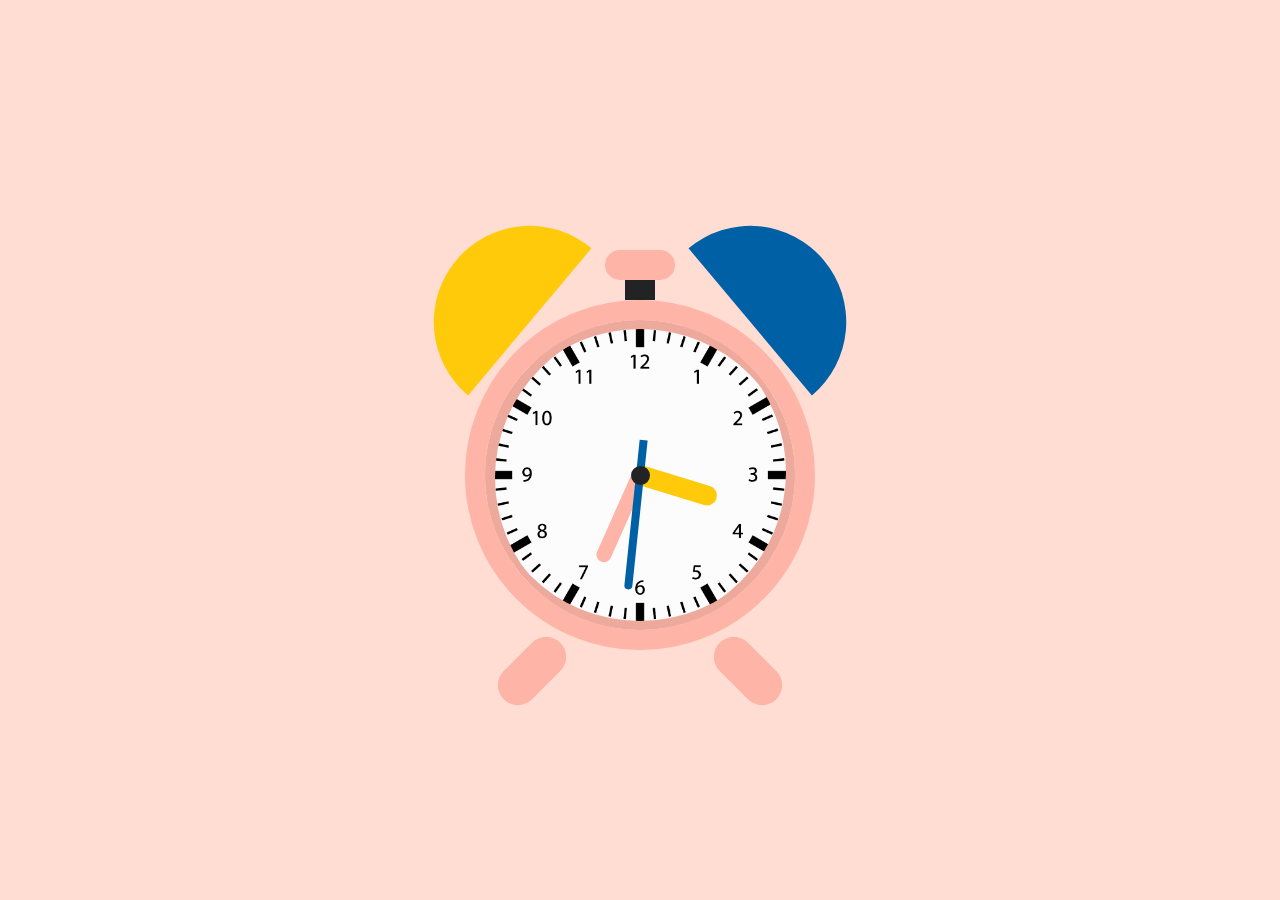
<file: index.html>
<!DOCTYPE html>
<html lang="en">

<head>
    <meta charset="UTF-8">
    <meta name="viewport" content="width=device-width, initial-scale=1.0">
    <title>Analog Clock</title>
    <link rel="stylesheet" href="ck.css">
    <!-- visual reference: Dennis Hoogstrad (behance) https://dribbble.com/shots/5518208-Mornings -->
</head>

<body>
   
    <div class="clock-body">
        <div class="top-switch"></div>
        <div class="top-switch-handle"></div>
        <div class="clock">
            <div class="hour">
                <div class="hr" id="hr"></div>
            </div>
            <div class="min">
                <div class="mn" id="mn"></div>
            </div>
            <div class="sec">
                <div class="sc" id="sc"></div>
            </div>
        </div>
        <div class="clock-foot-one"></div>
        <div class="clock-foot-two"></div>
        <div class="platform"></div>
    </div>
    
</body>
<script>
    const deg = 6; /* 360/60=6 */
    const hr = document.querySelector("#hr");
    const min = document.querySelector("#mn");
    const sec = document.querySelector("#sc");

    setInterval(() => {
        let day = new Date();
        //console.log(day)
        /*
        a day=24 hours
        a clock = 360 deg (12 hours)
        a day= 2 clocks
        360*2/24=30
        */
        let hrd = day.getHours();
        //console.log(hrd)
        /* 
        360deg/60min=6
        so->one minute is 6 degs
        */
        let mid = day.getMinutes();
        //console.log(mid)
        let sed = day.getSeconds();
        //console.log(sed)
        /* 時鐘不是過一個時間點動一格，而是一個牽引著一個動 */

        let sedeg = sed * 6;
        /* one minute=60secs=6eg */
        let mideg = mid * 6;
        let hrdeg = hrd * 30 + mid * 0.5;

        hr.style.transform = `rotateZ(${hrdeg}deg)`;
        min.style.transform = `rotateZ(${mideg}deg)`;
        sec.style.transform = `rotateZ(${sedeg}deg)`
    }, 1000)

</script>

</html>
</file>
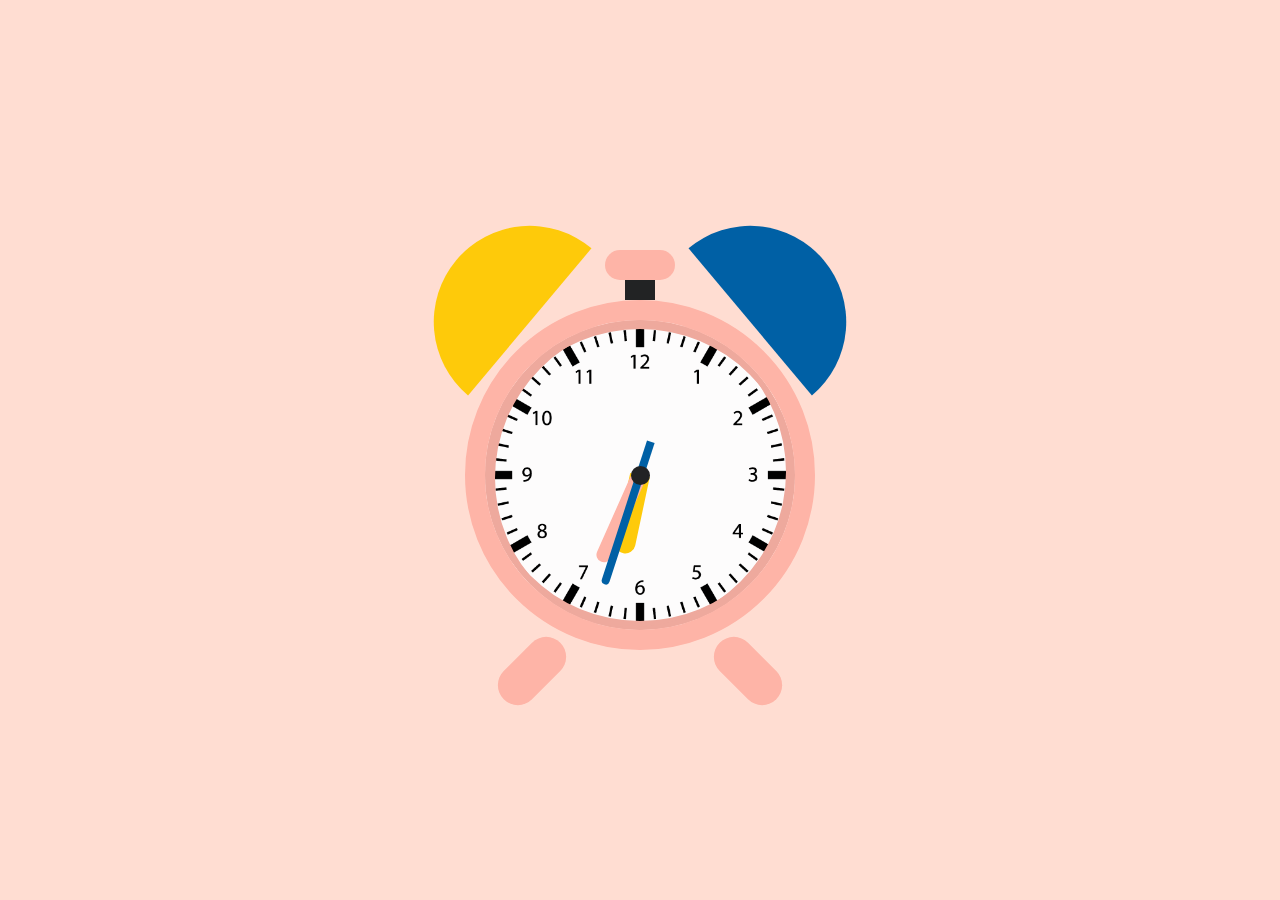
<file: ck.html>
<!DOCTYPE html>
<html lang="en">

<head>
    <meta charset="UTF-8">
    <meta name="viewport" content="width=device-width, initial-scale=1.0">
    <title>Analog Clock</title>
    <link rel="stylesheet" href="ck.css">
    <!-- visual reference: Dennis Hoogstrad (behance) https://dribbble.com/shots/5518208-Mornings -->
</head>

<body>
   
    <div class="clock-body">
        <div class="top-switch"></div>
        <div class="top-switch-handle"></div>
        <div class="clock">
            <div class="hour">
                <div class="hr" id="hr"></div>
            </div>
            <div class="min">
                <div class="mn" id="mn"></div>
            </div>
            <div class="sec">
                <div class="sc" id="sc"></div>
            </div>
        </div>
        <div class="clock-foot-one"></div>
        <div class="clock-foot-two"></div>
        <div class="platform"></div>
    </div>
    
</body>
<script>
    const deg = 6; /* 360/60=6 */
    const hr = document.querySelector("#hr");
    const min = document.querySelector("#mn");
    const sec = document.querySelector("#sc");

    setInterval(() => {
        let day = new Date();
        console.log(day)
        /*
        a day=24 hours
        a clock = 360 deg (12 hours)
        a day= 2 clocks
        360*2/24=30
        */
        let hrd = day.getHours();
        //console.log(hrd)
        /* 
        360deg/60min=6
        so->one minute is 6 degs
        */
        let mid = day.getMinutes();
        //console.log(mid)
        let sed = day.getSeconds();
        //console.log(sed)
        /* 時鐘不是過一個時間點動一格，而是一個牽引著一個動 */

        let sedeg = sed * 6;
        /* one minute=60secs=6eg */
        let mideg = mid * 6;
        let hrdeg = hrd * 30 + mideg * 0.5;

        hr.style.transform = `rotateZ(${hrdeg}deg)`;
        min.style.transform = `rotateZ(${mideg}deg)`;
        sec.style.transform = `rotateZ(${sedeg}deg)`
    }, 1000)

</script>

</html>
</file>
<file: ck.css>
* {
  margin: 0;
  border: 0;
  box-sizing: border-box;
}
body {
  display: flex;
  justify-content: center;
  align-items: center;
  min-height: 100vh;
  background-color:#ffddd2;
}

.clock {
  width: 350px;
  height: 350px;
  display: flex;
  justify-content: center;
  align-items: center;
  background: #fdfcfc url(clock-bg.gif);
  background-size: cover;
  border-radius: 60%;
  border: 20px solid #feb4a7;
  box-shadow: inset #eea99d 10px 3px, inset #eea99d -9px -3px, inset #eea99d 0 -9px, inset #eea99d 0 9px;
}
.clock::before {
  content: "";
  position: absolute;
  width: 15px;
  height: 15px;
  background: #222324;
  border-radius: 50%;
  border: 2px solid #222324;
  z-index: 10000;
}
.hour,
.min,
.sec {
  position: absolute;
}
.hour,
.hr {
  width: 160px;
  height: 160px;
}
.min,
.mn {
  width: 190px;
  height: 190px;
}
.sec,
.sc {
  width: 230px;
  height: 230px;
}
.hr,
.mn,
.sc {
  display: flex;
  justify-content: center;
  position: absolute;
  border-radius: 50%;
}
.hr::before {
  content: "";
  position: absolute;
  width: 20px;
  height: 80px;
  background: #feca0a;
  z-index: 10;
  border-radius: 10px 10px 0 0;
}
.mn::before {
  content: "";
  position: absolute;
  width: 15px;
  height: 90px;
  background: #feb4a7;
  z-index: 11;
  border-radius: 10px 10px 0 0;
}
.sc::before {
  content: "";
  position: absolute;
  width: 8px;
  height: 150px;
  background: #0060a5;
  z-index: 12;
  border-radius: 10px 10px 0 0;
}
.top-switch-handle {
  width: 30px;
  height: 20px;
  background: #222324;
  margin: auto;
}
.top-switch {
  width: 70px;
  height: 30px;
  background: #feb4a7;
  margin: auto;
  border-radius: 20px;
}
.top-switch::before {
  content: "";
  width: 12rem;
  height: 6rem;
  background: #feca0a;
  position: absolute;
  top: 27%;
  left: 31%;
  border-top-left-radius: 7rem;
  border-top-right-radius: 7rem;
  transform: rotateZ(-50deg);
}
.top-switch::after {
  content: "";
  width: 12rem;
  height: 6rem;
  background: #0060a5;
  position: absolute;
  top: 27%;
  right: 31%;
  border-top-left-radius: 7rem;
  border-top-right-radius: 7rem;
  transform: rotateZ(50deg);
}
.clock-foot-one,
.clock-foot-two {
  height: 80px;
  width: 40px;
  background: #feb4a7;
  position: absolute;
  border-radius: 20px;
  z-index: -1;
}
.clock-foot-one {
  left: 40%;
  bottom: 21%;
  transform: rotate(45deg);
}
.clock-foot-two {
  right: 40%;
  bottom: 21%;
  transform: rotate(-45deg);
}
</file>
